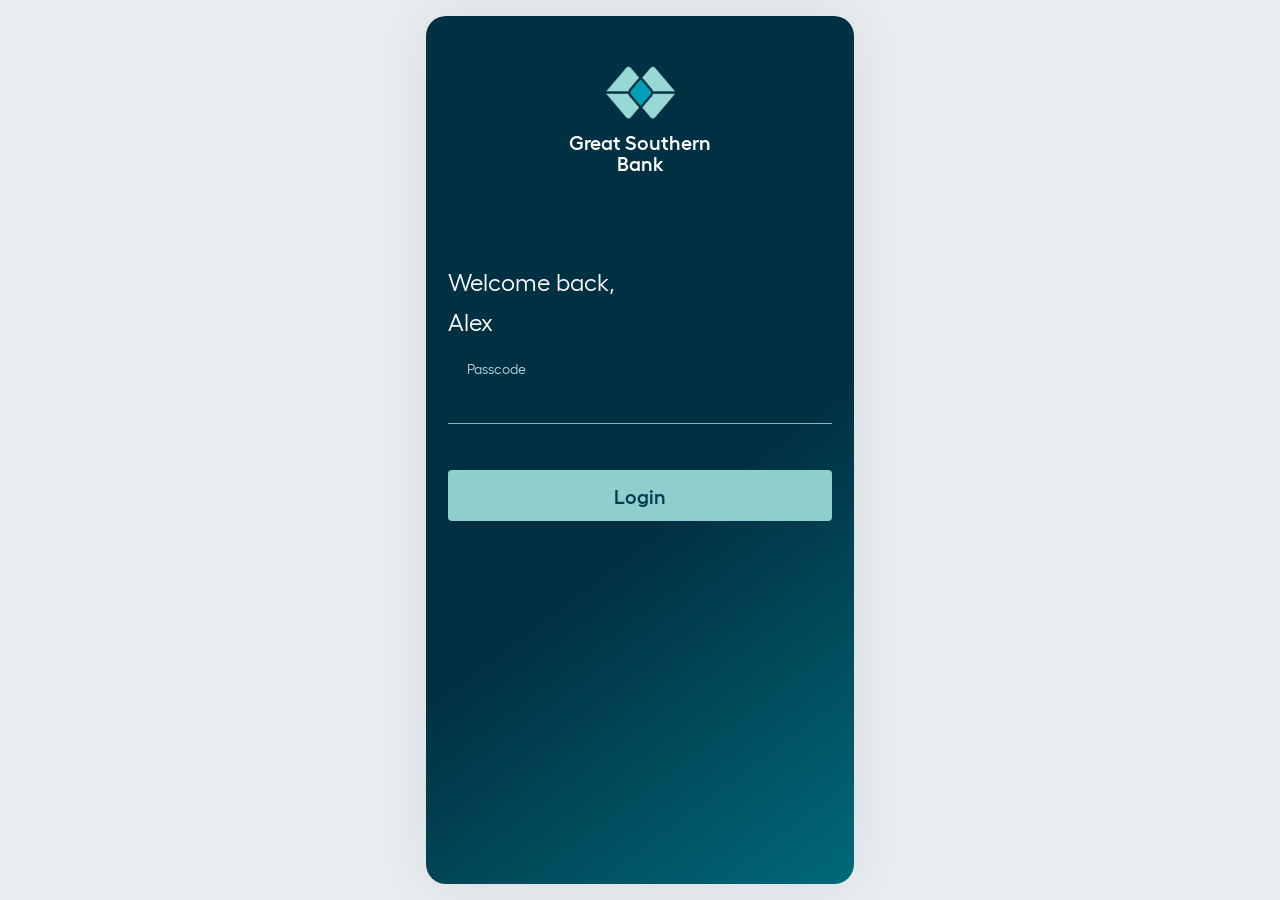
<file: index.html>
<!doctype html>
<html lang="en">
  <head>
    <meta charset="utf-8" />
    <meta name="viewport" content="width=device-width,initial-scale=1,viewport-fit=cover" />
    <meta name="theme-color" content="#003444" />
    <meta
      name="description"
      content="Interactive banking demo with fictional, editable transactions and profile details."
    />
    <title>Great Southern Bank</title>
    <link rel="icon" type="image/png" sizes="447x447" href="assets/app-icon.png?v=3" />
    <link rel="apple-touch-icon" href="assets/app-icon.png?v=3" />
    <link rel="manifest" href="manifest.webmanifest?v=3" />
    <meta name="apple-mobile-web-app-capable" content="yes" />
    <meta name="apple-mobile-web-app-title" content="GSBank" />
    <meta name="apple-mobile-web-app-status-bar-style" content="default" />
    <!-- Editable styles -->
<style>
:root {
  font-family:
    "Nunito Sans",
    -apple-system,
    BlinkMacSystemFont,
    "Segoe UI",
    sans-serif;
  color: #003448;
  background: #e8edef;
  font-synthesis: none;
  font-size: 16px;
  --teal: #009db2;
  --mint: #8bcfca;
  --line: #e3e3e7;
  --muted: #6c727b;
}
* {
  box-sizing: border-box;
}
body {
  margin: 0;
}
button,
input,
select {
  font: inherit;
}
button {
  color: inherit;
  cursor: pointer;
  -webkit-tap-highlight-color: transparent;
}
button:focus-visible,
a:focus-visible {
  outline: 3px solid #009db2;
  outline-offset: 3px;
}
button {
  border: 0;
  background: none;
}
button:active {
  opacity: 0.7;
  transform: scale(0.99);
}
.app {
  width: 100%;
  max-width: 430px;
  height: 100dvh;
  min-height: 440px;
  margin: auto;
  background: white;
  position: relative;
  overflow: hidden;
  display: flex;
  flex-direction: column;
  box-shadow: 0 0 50px #00344415;
}
.demo-bar {
  background: #003444;
  color: #fff;
  text-align: center;
  font-size: 12px;
  letter-spacing: 1.3px;
  padding: 5px 0;
  flex-shrink: 0;
  font-weight: 800;
}
header {
  height: 66px;
  display: flex;
  align-items: center;
  justify-content: center;
  position: relative;
  flex-shrink: 0;
  background: white;
  z-index: 2;
}
header h1 {
  font-size: 18px;
  margin: 0;
  font-weight: 800;
}
header .left,
header .right {
  position: absolute;
  top: 12px;
  min-width: 44px;
  height: 44px;
  display: grid;
  place-items: center;
}
header .left {
  left: 8px;
}
header .right {
  right: 8px;
}
.icon {
  width: 23px;
  height: 23px;
  fill: none;
  stroke: currentColor;
  stroke-width: 1.65;
  stroke-linecap: round;
  stroke-linejoin: round;
  vertical-align: middle;
  flex-shrink: 0;
}
.brand {
  display: flex;
  align-items: center;
  gap: 7px;
  font-weight: 800;
}
.mark {
  width: 30px;
  height: 30px;
  display: grid;
  grid-template-columns: repeat(2, 10px);
  grid-template-rows: repeat(2, 10px);
  gap: 2px;
  transform: rotate(45deg);
  align-content: center;
  justify-content: center;
}
.mark i {
  background: #85d0cc;
}
.mark i:nth-child(2) {
  background: #3c9dac;
}
.mark i:nth-child(3) {
  background: #b9e4df;
}
main {
  flex: 1;
  overflow: auto;
  overscroll-behavior: contain;
  scrollbar-width: none;
  padding-bottom: 18px;
}
main::-webkit-scrollbar {
  display: none;
}
main.animate {
  animation: slide 0.28s cubic-bezier(0.2, 0.75, 0.2, 1);
}
@keyframes slide {
  from {
    opacity: 0.3;
    transform: translateX(30px);
  }
  to {
    opacity: 1;
    transform: translateX(0);
  }
}
nav {
  height: 76px;
  padding-bottom: env(safe-area-inset-bottom, 8px);
  display: flex;
  flex-shrink: 0;
  background: #fff;
  box-shadow: 0 -3px 14px #41254205;
  border-top: 1px solid #f2edf4;
  z-index: 4;
}
nav button {
  flex: 1;
  font-size: 12px;
  font-weight: 700;
  display: flex;
  flex-direction: column;
  align-items: center;
  justify-content: center;
  gap: 5px;
  padding: 9px 0;
}
nav button.active {
  color: var(--teal);
}
.section-title {
  font-size: 16px;
  font-weight: 800;
  padding: 8px 18px 15px;
}
.band {
  background: #f1f1f5;
  padding: 9px 18px;
  font-size: 12px;
  display: flex;
  gap: 8px;
  align-items: center;
  font-weight: 800;
}
.band .icon {
  width: 22px;
  height: 22px;
  color: #79bcc3;
}
.account {
  width: 100%;
  padding: 19px 18px;
  display: flex;
  text-align: left;
  align-items: center;
  gap: 5px;
  min-height: 93px;
}
.account > div:first-child {
  flex: 1;
}
.account-name {
  font-weight: 700;
  font-size: 15px;
}
.meta {
  font-size: 12px;
  color: #6f7379;
  margin-top: 3px;
}
.money-side {
  text-align: right;
  flex-shrink: 0;
}
.money-side strong {
  display: block;
  font-size: 19px;
  line-height: 1.35;
}
.money-side .meta {
  font-size: 12px;
}
.chevron {
  color: #55abb3;
  margin-left: 4px;
}
.vault-row {
  display: flex;
  justify-content: space-between;
  align-items: center;
  padding: 20px 18px;
  border-bottom: 1px solid var(--line);
  font-size: 14px;
}
.text-link {
  color: #137080;
  font-size: 13px;
  font-weight: 700;
}
.open-area {
  text-align: center;
  padding: 24px 18px;
}
.open-area p {
  font-size: 14px;
  color: #60636a;
}
.btn {
  display: block;
  width: 100%;
  border-radius: 2px;
  padding: 12px 16px;
  background: var(--mint);
  font-weight: 700;
  font-size: 15px;
  min-height: 46px;
}
.btn.outline {
  border: 1px solid #54727c;
  background: white;
}
.btn.danger {
  color: #b02b37;
  background: #fff0f1;
}
.btn:disabled {
  opacity: 0.4;
  cursor: default;
}
.detail-head {
  padding: 5px 20px 23px;
  box-shadow: 0 5px 6px #0002;
  border-radius: 0 0 18px 18px;
  position: relative;
  background: linear-gradient(133deg, white 73%, #eef7f7 73.3%, white 73.8%);
}
.detail-head h2 {
  font-size: 16px;
  display: flex;
  align-items: center;
  gap: 10px;
  margin: 5px 0 20px;
}
.detail-head h2 .icon {
  color: #6bb5bc;
}
.detail-summary {
  display: flex;
  justify-content: space-between;
  align-items: center;
  font-size: 12px;
}
.tabs {
  display: flex;
  margin-top: 18px;
  background: #f3f2f6;
  padding: 0 5px;
}
.tabs button {
  flex: 1;
  padding: 15px 4px;
  font-size: 13px;
  border-bottom: 3px solid transparent;
  color: #5e6570;
}
.tabs .selected {
  border-color: var(--teal);
  font-weight: 800;
  color: #39414c;
}
.tabs .search-btn {
  flex: 0 0 44px;
}
.date-band {
  padding: 8px 17px;
  font-weight: 800;
  font-size: 12px;
  background: #fafafa;
}
.transaction {
  width: 100%;
  display: flex;
  align-items: center;
  padding: 12px 15px;
  gap: 11px;
  text-align: left;
  border-bottom: 1px solid #f4f3f5;
  min-height: 87px;
}
.transaction .icon {
  width: 22px;
  color: #8b9196;
}
.tx-body {
  flex: 1;
  min-width: 0;
}
.tx-title {
  font-size: 14px;
  font-weight: 700;
}
.tx-description {
  font-size: 12px;
  color: #666;
  overflow-wrap: anywhere;
}
.tx-value {
  text-align: right;
  min-width: 84px;
}
.tx-value strong {
  font-size: 14px;
  font-weight: 600;
}
.credit {
  background: #e6f6f3;
  color: #26766e;
  border-radius: 3px;
  padding: 1px 5px;
}
.tx-value .meta {
  font-size: 11px;
  margin-top: 12px;
}
.tx-value .chevron {
  margin-left: 5px;
}
.search-field {
  padding: 10px 18px;
}
.field {
  display: block;
  margin-bottom: 17px;
  font-size: 14px;
  font-weight: 700;
}
.field input,
.field select,
.search-field input {
  width: 100%;
  display: block;
  border: 1px solid #d5dcdf;
  border-radius: 5px;
  padding: 12px;
  background: white;
  color: #003444;
  margin-top: 7px;
  min-height: 46px;
}
.field input:focus,
.field select:focus {
  outline: 2px solid #009db2;
}
.pad {
  padding: 20px;
}
.card-hero {
  text-align: center;
  padding: 32px 18px 22px;
}
.bank-card {
  padding: 0;
  margin: 0 auto 23px;
  border-radius: 7px;
  display: block;
  touch-action: manipulation;
}
.bank-card img {
  display: block;
  width: 176px;
  border-radius: 6px;
  box-shadow: 0 5px 11px #0002;
}
.card-account {
  font-size: 14px;
  font-weight: 700;
}
.info-table {
  border: 1px solid #dddfe6;
  margin: 0 18px;
  border-radius: 8px;
  overflow: hidden;
}
.info-row {
  display: flex;
  justify-content: space-between;
  padding: 10px 7px;
  font-size: 14px;
  gap: 10px;
}
.info-row:nth-child(odd) {
  background: #f3f3f6;
}
.info-row span:last-child {
  text-align: right;
  color: #424b58;
}
.info-row strong {
  font-size: 14px;
}
.card-spacer {
  height: clamp(30px, 9vh, 100px);
}
.wallet {
  border-top: 4px solid #e1e1e7;
  border-bottom: 1px solid var(--line);
  padding: 20px;
  display: flex;
  align-items: center;
  gap: 15px;
  font-size: 15px;
}
.wallet .check {
  margin-left: auto;
  color: var(--teal);
  font-weight: 800;
}
.label {
  font-size: 14px;
  font-weight: 800;
  color: #78828f;
  padding: 17px 20px 8px;
}
.list-row {
  width: 100%;
  display: flex;
  align-items: center;
  gap: 12px;
  text-align: left;
  padding: 16px 20px;
  border-bottom: 1px solid var(--line);
  min-height: 58px;
}
.list-row > div {
  flex: 1;
}
.list-row strong {
  font-size: 15px;
}
.list-row p {
  font-size: 13px;
  color: #6d7380;
  margin: 3px 0 0;
}
.list-row > .icon {
  color: #939ba7;
  width: 22px;
}
.list-row .chevron {
  margin-left: auto;
}
.switch {
  width: 68px;
  height: 30px;
  border-radius: 20px;
  background: #dfe0e4;
  display: flex;
  align-items: center;
  font-size: 11px;
  color: #54616b;
  padding: 4px;
  gap: 8px;
}
.switch:before {
  content: "";
  width: 22px;
  height: 22px;
  border-radius: 50%;
  background: white;
  box-shadow: 0 1px 3px #0001;
}
.switch.on {
  background: #85d0cb;
}
.screen-bottom {
  padding: 20px;
  margin-top: auto;
}
.form-screen {
  display: flex;
  flex-direction: column;
  min-height: 100%;
}
.form-screen > .pad {
  flex: 1;
}
.two-buttons {
  display: flex;
  gap: 12px;
}
.two-buttons .btn:first-child {
  flex: 1;
}
.two-buttons .btn:last-child {
  flex: 2;
}
.transfer-block {
  padding: 17px;
  border-top: 4px solid #e1e1e7;
  border-bottom: 1px solid #e1e1e7;
}
.transfer-block .caps {
  font-size: 12px;
  font-weight: 800;
  margin-bottom: 9px;
}
.transfer-block select {
  width: 100%;
  border: 0;
  background: white;
  color: #003444;
  font-size: 15px;
  font-weight: 700;
  padding: 8px 0;
}
.empty {
  text-align: center;
  padding: 55px 25px;
  color: #74808a;
  font-size: 15px;
}
.menu-shade,
.sheet-shade {
  position: absolute;
  inset: 26px 0 0;
  background: #0008;
  z-index: 10;
  animation: fade 0.2s;
}
.drawer {
  height: 100%;
  width: 89%;
  background: #fff;
  padding: 16px 16px 25px;
  overflow: auto;
  animation: drawer 0.27s cubic-bezier(0.2, 0.8, 0.2, 1);
}
.drawer-head {
  display: flex;
  justify-content: space-between;
  align-items: center;
  margin-bottom: 15px;
  font-size: 16px;
}
.drawer .list-row {
  padding: 15px 0;
  font-size: 14px;
}
.drawer .list-row .icon {
  width: 18px;
}
.drawer .btn {
  margin-top: 24px;
}
.drawer .meta {
  text-align: center;
  margin-top: 10px;
  font-size: 11px;
}
.sheet-shade {
  display: flex;
  align-items: flex-end;
}
.sheet {
  width: 100%;
  max-height: 91%;
  overflow: auto;
  background: white;
  border-radius: 22px 22px 0 0;
  padding: 18px 20px 25px;
  animation: up 0.28s cubic-bezier(0.2, 0.8, 0.2, 1);
  box-shadow: 0 -6px 30px #0001;
}
.sheet:before {
  content: "";
  display: block;
  width: 36px;
  height: 4px;
  border-radius: 3px;
  background: #d3dbde;
  margin: 0 auto 14px;
}
.sheet-head {
  display: flex;
  justify-content: space-between;
  align-items: center;
  margin-bottom: 18px;
}
.sheet h2 {
  font-size: 19px;
  margin: 0;
}
.close {
  width: 36px;
  height: 36px;
  font-size: 24px;
}
.sheet p {
  font-size: 14px;
  color: #63717a;
}
.sheet .list-row {
  padding: 15px 0;
}
.sheet .field {
  margin-bottom: 14px;
}
.sheet-note {
  background: #eaf6f5;
  padding: 10px 12px;
  border-radius: 5px;
  font-size: 13px;
  color: #386468;
  margin: 0 0 18px;
}
#toast {
  position: absolute;
  bottom: 88px;
  left: 20px;
  right: 20px;
  background: #003444;
  color: #fff;
  border-radius: 8px;
  padding: 13px 15px;
  font-size: 14px;
  z-index: 30;
  opacity: 0;
  transform: translateY(15px);
  pointer-events: none;
  transition: 0.2s;
}
#toast.show {
  opacity: 1;
  transform: translateY(0);
}
.big-value {
  font-size: 34px;
  text-align: center;
  padding: 20px 0;
  font-weight: 700;
}
.detail-list .info-row {
  padding: 16px 0;
  border-bottom: 1px solid #eee;
  background: white;
}
.pill {
  display: inline-block;
  background: #e7f5f2;
  color: #287970;
  padding: 5px 9px;
  font-size: 12px;
  border-radius: 5px;
}
.loan-card {
  margin: 20px 0;
  border: 1px solid #ddd;
  border-top: 3px solid #009db2;
  border-radius: 7px;
  padding: 18px;
}
.loan-card h2 {
  font-size: 22px;
  margin: 0;
}
.loan-card p {
  font-size: 14px;
  color: #777;
}
.rates {
  display: flex;
  gap: 30px;
}
.rates strong {
  font-size: 30px;
  display: block;
}
.rates span {
  font-size: 12px;
  color: #777;
}
.vault {
  text-align: center;
  padding: 35px 24px;
}
.vault h2 {
  font-size: 24px;
}
.vault > .icon {
  width: 65px;
  height: 65px;
  color: #73b9bf;
  margin: 30px;
}
.vault p {
  font-size: 15px;
  color: #6d7780;
  line-height: 1.6;
}
.sr {
  position: absolute;
  width: 1px;
  height: 1px;
  overflow: hidden;
  clip: rect(0, 0, 0, 0);
}
@keyframes fade {
  from {
    opacity: 0;
  }
  to {
    opacity: 1;
  }
}
@keyframes drawer {
  from {
    transform: translateX(-100%);
  }
  to {
    transform: translateX(0);
  }
}
@keyframes up {
  from {
    transform: translateY(100%);
  }
  to {
    transform: translateY(0);
  }
}
@media (min-width: 600px) and (hover: hover) and (pointer: fine) {
  body {
    padding: 20px;
  }
  .app {
    height: calc(100dvh - 40px);
    max-height: 900px;
    border-radius: 22px;
  }
}
@media (prefers-reduced-motion: reduce) {
  *,
  *:before {
    animation: none !important;
    transition: none !important;
    scroll-behavior: auto !important;
  }
}
/* Refined mobile proportions and compact prototype identification. */
:root {
  color: #003b4d;
  --teal: #009eb5;
}
.app {
  max-width: 428px;
}
.demo-bar {
  position: absolute;
  top: max(7px, env(safe-area-inset-top));
  right: 12px;
  z-index: 40;
  width: auto;
  background: #e3f3f3;
  color: #145d69;
  border: 1px solid #77b7bd;
  padding: 2px 9px;
  border-radius: 12px;
  font-size: 12px;
  line-height: 18px;
  letter-spacing: 0.15px;
  font-weight: 800;
  pointer-events: none;
}
header {
  height: 85px;
  padding-top: 16px;
}
header h1 {
  font-size: 20px;
  font-weight: 800;
}
header .left,
header .right {
  top: 28px;
}
header .left .icon {
  width: 26px;
  height: 26px;
}
header .right {
  right: 13px;
}
.brand-mark {
  display: block;
  width: 46px;
  height: 39px;
  flex-shrink: 0;
}
.section-title {
  font-size: 20px;
  padding: 11px 20px 28px;
}
.band {
  padding: 10px 20px;
  min-height: 42px;
  font-size: 14px;
  gap: 10px;
}
.band .icon {
  width: 25px;
  height: 25px;
  color: #009cb0;
}
.band:nth-of-type(4) .icon {
  color: #7161a6;
}
.account {
  min-height: 101px;
  padding: 16px 19px;
  gap: 3px;
}
.account-name {
  font-size: 16px;
}
.meta {
  font-size: 14px;
}
.money-side strong {
  font-size: 20px;
}
.money-side .meta {
  font-size: 13px;
  margin-top: 4px;
}
.chevron .icon {
  width: 19px;
}
.vault-row {
  padding: 24px 20px;
  font-size: 16px;
  line-height: 1.35;
  min-height: 99px;
}
.text-link {
  font-size: 14px;
}
.open-area {
  padding: 10px 20px;
}
.open-area p {
  font-size: 16px;
  margin: 9px 0 24px;
}
.btn {
  font-size: 16px;
  min-height: 48px;
  border-radius: 4px;
}
nav {
  height: 75px;
  padding-bottom: max(8px, env(safe-area-inset-bottom));
  padding-top: 5px;
}
nav button {
  font-size: 13px;
  gap: 5px;
}
nav .icon {
  width: 24px;
  height: 24px;
}
.detail-head {
  padding: 8px 20px 22px;
}
.detail-head h2 {
  font-size: 17px;
}
.detail-summary {
  font-size: 13px;
}
.transaction {
  min-height: 91px;
  padding: 13px 15px;
}
.tx-title {
  font-size: 15px;
}
.tx-description {
  font-size: 13px;
}
.tx-value strong {
  font-size: 14px;
  touch-action: manipulation;
  display: inline-block;
  padding: 5px 2px;
}
.tx-value .meta {
  font-size: 12px;
}
.date-band {
  font-size: 13px;
}
.card-hero {
  padding-top: 35px;
  padding-bottom: 20px;
}
.bank-card {
  margin-bottom: 30px;
  box-shadow: 0 5px 10px #00344412;
  border-radius: 6px;
  overflow: hidden;
}
.bank-card img {
  width: 176px;
  height: auto;
  box-shadow: none;
}
.card-account {
  font-size: 14px;
}
.info-table {
  margin: 0 20px;
}
.info-row {
  font-size: 15px;
  padding: 11px 7px;
}
.info-row strong {
  font-size: 15px;
}
.card-spacer {
  height: clamp(32px, 9vh, 105px);
}
.wallet {
  font-size: 16px;
  padding: 22px 22px;
  border-top-width: 4px;
}
.label {
  font-size: 14px;
}
.list-row strong {
  font-size: 16px;
}
.list-row p {
  font-size: 14px;
}
.drawer-head .brand-mark {
  width: 29px;
  height: 26px;
}
.drawer .brand {
  gap: 5px;
  font-size: 15px;
}
.menu-shade,
.sheet-shade {
  inset: 0;
}
.sheet {
  padding-top: 20px;
}
.sheet-head {
  padding-right: 0;
  margin-top: 2px;
}
.sheet h2 {
  max-width: calc(100% - 38px);
}
.login-screen {
  background: linear-gradient(143deg, #003143 58%, #006979 100%);
  color: #fff;
}
.login-screen header,
.login-screen nav {
  display: none;
}
.login-screen main {
  padding: 0;
  display: flex;
  flex-direction: column;
  overflow: auto;
}
.login-screen .demo-bar {
  background: #164e5c;
  border-color: #7fb3ba;
  color: #e8ffff;
}
.login-brand {
  display: flex;
  flex-direction: column;
  align-items: center;
  padding-top: max(56px, env(safe-area-inset-top));
  font-size: 20px;
  font-weight: 700;
  line-height: 1.05;
  text-align: center;
}
.login-brand .brand-mark {
  width: 94px;
  height: 78px;
  margin-bottom: 7px;
}
.login-screen form {
  padding: 0 22px;
  margin-top: clamp(40px, 10vh, 100px);
}
.login-screen h1 {
  font-size: 25px;
  line-height: 1.5;
  font-weight: 600;
  margin: 0 0 16px;
}
.login-screen h1 span {
  display: inline-block;
  margin-top: 4px;
}
.passcode-label {
  display: block;
  font-size: 14px;
  color: #bad3da;
  border-bottom: 1px solid #87b9bc;
  padding: 5px 19px 8px;
}
.passcode-label input {
  display: block;
  background: none;
  border: 0;
  width: 100%;
  font-size: 26px;
  letter-spacing: 10px;
  color: white;
  outline: none;
  height: 38px;
}
.passcode-label:focus-within {
  border-bottom-color: white;
}
.login-button {
  background: #8ccfcc;
  color: #003b4d;
  font-size: 20px;
  font-weight: 600;
  margin-top: 15px;
  min-height: 51px;
}
.login-help {
  text-align: center;
  color: #b7d5db;
  font-size: 13px;
  margin-top: 17px;
}
.login-foot {
  text-align: center;
  font-size: 13px;
  color: #d1e4e7;
  margin: auto 20px 27px;
  padding-top: 45px;
}
#login-error {
  color: #ffcfbd;
  font-size: 14px;
  min-height: 22px;
  margin: 9px 0 0;
}
.transaction-screen nav {
  display: none;
}
.transaction-screen main {
  padding-bottom: 0;
}
.transaction-content {
  display: flex;
  flex-direction: column;
  min-height: 100%;
  padding: 0 22px;
}
.transaction-hero {
  text-align: center;
  padding-top: 35px;
}
.transaction-hero > .icon {
  width: 42px;
  height: 42px;
  color: #00a3bb;
  margin: 2px 0 11px;
}
.outgoing .transaction-hero > .icon {
  color: #bcc3c9;
}
.amount-edit {
  display: block;
  width: 100%;
  font-size: 32px;
  font-weight: 800;
  padding: 5px 0 0;
  touch-action: manipulation;
  margin: 0;
  line-height: 1.4;
}
.payment-title,
.payment-date {
  font-size: 21px;
  color: #575b60;
  line-height: 1.45;
}
.payment-title {
  margin-bottom: 8px;
}
.payment-date {
  margin-bottom: 4px;
}
.receipt-fields {
  margin: 0 0 22px;
  font-size: 16px;
  line-height: 1.5;
}
.receipt-fields dt {
  font-weight: 700;
  margin: 11px 0 3px;
}
.receipt-fields dd {
  margin: 0;
  color: #565f64;
  overflow-wrap: anywhere;
}
.purchase-fields {
  margin: 38px 0 30px;
  font-size: 16px;
  line-height: 1.35;
}
.purchase-fields > div {
  display: grid;
  grid-template-columns: 33% 1fr;
  column-gap: 13px;
  padding: 20px 0;
  border-bottom: 1px solid #dfe2e5;
}
.purchase-fields > div:first-child {
  padding-top: 5px;
  padding-bottom: 22px;
}
.purchase-fields > div:last-child {
  border-bottom: 0;
}
.purchase-fields dt {
  font-weight: 700;
}
.purchase-fields dd {
  margin: 0;
  color: #545e63;
  overflow-wrap: anywhere;
}
.purchase-fields dd > .icon {
  margin-right: 10px;
  color: #97a1ab;
  width: 24px;
}
.status-pill {
  display: inline-block;
  background: #e8f5f0;
  color: #317c65;
  border-radius: 24px;
  padding: 8px 12px;
  font-weight: 700;
  text-transform: uppercase;
  font-size: 14px;
}
.status-pill.pending {
  color: #b56804;
  background: #fff1e2;
}
.receipt-footer {
  margin-top: auto;
  padding: 24px 0 max(24px, env(safe-area-inset-bottom));
  flex-shrink: 0;
}
.receipt-footer .btn {
  font-size: 19px;
}
.receipt-footer .icon {
  width: 19px;
  margin-right: 7px;
}
.incoming .transaction-hero {
  padding-top: 32px;
}
.outgoing .transaction-hero {
  padding-top: 42px;
}
.outgoing .amount-edit {
  padding-top: 4px;
}
.incoming .amount-edit {
  font-size: 33px;
}
.receipt-fields dd br {
  line-height: 1.7;
}
@media (max-height: 730px) {
  .login-brand {
    padding-top: 38px;
  }
  .login-screen form {
    margin-top: 32px;
  }
  .login-foot {
    padding-top: 15px;
    margin-bottom: 15px;
  }
  .card-spacer {
    height: 28px;
  }
  .transaction-hero {
    padding-top: 20px;
  }
}
@media (min-width: 600px) and (hover: hover) and (pointer: fine) {
  .app {
    max-height: 926px;
  }
}

/* Supplied logo artwork: retain its native proportions. */
.brand-mark {
  object-fit: contain;
  height: auto;
  aspect-ratio: 256/180;
}
.login-brand .brand-mark {
  width: 94px;
  height: auto;
}
.drawer-head .brand-mark {
  width: 29px;
  height: auto;
}
/* IPHONE LAYOUT — edit sizes, spacing and fonts here. */
@font-face {
  font-family: Hellix;
  src: url("assets/fonts/Hellix-Regular.woff2")
    format("woff2");
  font-weight: 400;
  font-style: normal;
  font-display: swap;
}
@font-face {
  font-family: Hellix;
  src: url("assets/fonts/Hellix-SemiBold.woff2")
    format("woff2");
  font-weight: 600 900;
  font-style: normal;
  font-display: swap;
}
:root {
  font-family:
    Hellix,
    -apple-system,
    BlinkMacSystemFont,
    "Segoe UI",
    sans-serif;
  font-size: 16px;
  --screen-gutter: 20px;
  --ink: #00384d;
  color: var(--ink);
}
html {
  -webkit-text-size-adjust: 100%;
  text-size-adjust: 100%;
  height: 100%;
}
body {
  height: 100%;
  overflow: hidden;
  padding: 0;
}
button,
input,
select {
  font-family: inherit;
}
button {
  font-weight: 400;
}
input,
select {
  font-size: 16px;
}
.app {
  width: 100%;
  max-width: none;
  height: 100vh;
  height: 100dvh;
  min-height: 0;
  max-height: none;
  border-radius: 0;
  padding-top: env(safe-area-inset-top);
  padding-left: env(safe-area-inset-left);
  padding-right: env(safe-area-inset-right);
}
header {
  height: 64px;
  min-height: 64px;
  padding: 0;
}
header h1 {
  font-size: 18px;
  font-weight: 700;
  line-height: 1.2;
}
header .left,
header .right {
  top: 10px;
}
header .left {
  left: 8px;
}
header .left .icon {
  width: 23px;
  height: 23px;
}
header > .brand-mark {
  width: 43px;
}
main {
  min-height: 0;
  overflow-x: hidden;
  overflow-y: auto;
  -webkit-overflow-scrolling: touch;
  overscroll-behavior-y: contain;
  padding-bottom: 0;
  scrollbar-width: none;
}
nav {
  height: calc(62px + env(safe-area-inset-bottom));
  min-height: calc(62px + env(safe-area-inset-bottom));
  padding: 7px 0 max(7px, env(safe-area-inset-bottom));
  gap: 0;
}
nav button {
  font-size: 12px;
  font-weight: 600;
  line-height: 1.2;
  padding: 4px 0;
  gap: 4px;
  min-width: 0;
}
nav .icon {
  width: 23px;
  height: 23px;
}
.demo-bar {
  font-size: 12px;
  top: 4px;
  right: 7px;
  padding: 0 7px;
  line-height: 17px;
}
.login-screen .demo-bar {
  top: max(7px, env(safe-area-inset-top));
}
.section-title {
  font-size: 18px;
  font-weight: 700;
  padding: 10px var(--screen-gutter) 23px;
}
.band {
  height: 39px;
  min-height: 39px;
  padding: 8px var(--screen-gutter);
  font-size: 13px;
  gap: 8px;
}
.band .icon {
  width: 24px;
  height: 24px;
}
.account {
  height: 99px;
  min-height: 99px;
  padding: 14px var(--screen-gutter);
  gap: 5px;
}
.account-name {
  font-size: 15px;
  font-weight: 700;
  line-height: 1.25;
}
.account .meta {
  font-size: 13px;
  line-height: 1.35;
}
.money-side strong {
  font-size: 19px;
  font-weight: 700;
  line-height: 1.2;
}
.money-side .meta {
  font-size: 12px;
  line-height: 1.35;
}
.money-side .meta:last-child {
  margin-top: 9px;
}
.account > div:first-child {
  min-width: 0;
}
.vault-row {
  font-size: 16px;
  padding: 21px var(--screen-gutter);
  min-height: 92px;
}
.open-area {
  padding: 13px var(--screen-gutter) 25px;
}
.open-area p {
  font-size: 14px;
  margin: 2px 0 23px;
}
.open-area .btn {
  font-size: 17px;
  min-height: 47px;
}
.text-link {
  font-size: 14px;
}
.detail-head {
  padding: 6px var(--screen-gutter) 20px;
}
.detail-head h2 {
  font-size: 15px;
  margin: 1px 0 21px;
  font-weight: 700;
  gap: 8px;
}
.detail-summary {
  font-size: 12px;
  line-height: 1.4;
}
.tabs {
  margin-top: 14px;
  padding: 0;
}
.tabs button {
  height: 48px;
  font-size: 13px;
  padding: 12px 3px;
}
.date-band {
  height: 28px;
  padding: 6px 15px;
  font-size: 12px;
  line-height: 16px;
}
.transaction {
  min-height: 78px;
  padding: 11px 14px;
  gap: 9px;
}
.transaction > .icon {
  width: 22px;
  height: 22px;
}
.tx-title {
  font-size: 14px;
  font-weight: 600;
  line-height: 1.25;
}
.tx-description {
  font-size: 12px;
  line-height: 1.3;
  margin-top: 2px;
}
.tx-value {
  min-width: 92px;
}
.tx-value strong {
  font-size: 14px;
  line-height: 1.2;
  padding: 3px;
}
.tx-value .meta {
  font-size: 11px;
  margin-top: 10px;
  line-height: 1.2;
}
.load-more {
  display: block;
  width: 100%;
  min-height: 56px;
  padding: 15px;
  font-size: 14px;
  color: #287787;
  background: #f7fafb;
}
.history-end {
  padding: 21px;
  text-align: center;
  font-size: 12px;
  color: #74818a;
}
.app[data-screen="cards"] main {
  display: flex;
  flex-direction: column;
}
.card-hero {
  padding: 35px 18px 21px;
  flex-shrink: 0;
}
.bank-card {
  margin-bottom: 29px;
}
.bank-card img {
  width: 174px;
  height: auto;
}
.card-account {
  font-size: 14px;
  font-weight: 600;
}
.info-table {
  margin: 0 var(--screen-gutter);
  flex-shrink: 0;
}
.info-row {
  padding: 10px 7px;
  font-size: 14px;
  line-height: 1.3;
}
.info-row strong {
  font-size: 14px;
  font-weight: 600;
}
.card-spacer {
  flex: 1 0 30px;
  height: auto;
  min-height: 30px;
}
.wallet {
  padding: 18px 22px;
  font-size: 16px;
  min-height: 64px;
  flex-shrink: 0;
}
.label {
  padding: 16px 22px 9px;
  font-size: 13px;
  line-height: 1.3;
  flex-shrink: 0;
}
.list-row {
  padding: 13px 20px;
  min-height: 61px;
  flex-shrink: 0;
}
.list-row strong {
  font-size: 15px;
  font-weight: 700;
  line-height: 1.2;
}
.list-row p {
  font-size: 13px;
  line-height: 1.25;
  margin-top: 3px;
}
.account-editor {
  border: 1px solid #dce4e7;
  border-radius: 8px;
  padding: 15px 13px 0;
  margin: 20px 0;
}
.account-editor legend {
  font-size: 14px;
  font-weight: 700;
  padding: 0 6px;
}
.sheet {
  max-height: calc(100% - env(safe-area-inset-top) - 18px);
  padding-bottom: max(24px, env(safe-area-inset-bottom));
}
.sheet .field {
  font-size: 14px;
}
.sheet input,
.sheet select {
  font-size: 16px;
}
.sheet-note {
  font-size: 13px;
}
.transaction-content {
  padding: 0 21px;
}
.transaction-hero,
.incoming .transaction-hero {
  padding-top: 32px;
}
.outgoing .transaction-hero {
  padding-top: 35px;
}
.transaction-hero > .icon {
  width: 38px;
  height: 38px;
  margin-bottom: 11px;
}
.payment-title,
.payment-date {
  font-size: 19px;
  line-height: 1.35;
}
.payment-title {
  margin-bottom: 12px;
}
.payment-date {
  margin-bottom: 5px;
}
.amount-edit,
.incoming .amount-edit {
  font-size: 30px;
  font-weight: 700;
  line-height: 1.3;
}
.purchase-fields {
  font-size: 14px;
  margin-top: 41px;
  line-height: 1.35;
}
.purchase-fields > div {
  padding: 20px 0;
  grid-template-columns: 32% 1fr;
  gap: 12px;
}
.purchase-fields dd > .icon {
  width: 22px;
  height: 22px;
}
.receipt-fields {
  font-size: 14px;
  line-height: 1.4;
}
.receipt-fields dt {
  font-weight: 600;
  margin-top: 13px;
  margin-bottom: 7px;
}
.receipt-fields dd {
  font-size: 14px;
}
.status-pill {
  font-size: 14px;
  padding: 8px 10px;
}
.receipt-footer {
  padding: 22px 0 max(24px, env(safe-area-inset-bottom));
}
.receipt-footer .btn {
  font-size: 18px;
}
.login-screen form {
  margin-top: clamp(40px, 10vh, 94px);
}
.login-screen h1 {
  font-size: 24px;
  font-weight: 400;
}
.login-brand {
  font-size: 20px;
  font-weight: 600;
  padding-top: 45px;
}
.login-brand .brand-mark {
  width: 89px;
}
.login-foot {
  font-size: 12px;
}
.login-screen .login-button {
  font-size: 20px;
}
@media (max-width: 374px) {
  :root {
    --screen-gutter: 14px;
  }
  .account-name {
    font-size: 14px;
  }
  .account .meta {
    font-size: 12px;
  }
  .money-side strong {
    font-size: 18px;
  }
  .tx-value {
    min-width: 82px;
  }
  .transaction {
    padding-left: 10px;
    padding-right: 10px;
    gap: 7px;
  }
  .transaction-content {
    padding: 0 15px;
  }
  .purchase-fields > div {
    grid-template-columns: 34% 1fr;
    gap: 8px;
  }
  .card-account {
    font-size: 13px;
  }
  .drawer {
    width: 94%;
  }
  .drawer .brand {
    font-size: 14px;
  }
}
@media (min-width: 600px) and (hover: hover) and (pointer: fine) {
  body {
    padding: 16px;
  }
  .app {
    width: 428px;
    max-width: 100%;
    height: calc(100dvh - 32px);
    max-height: 926px;
    border-radius: 20px;
    margin: auto;
  }
}
@media (prefers-reduced-motion: reduce) {
  main {
    scroll-behavior: auto;
  }
}

/* Phone layout uses CSS points, never a scaled desktop canvas. */
html, body { width: 100%; min-width: 0; }
.app, header, main, nav { min-width: 0; }
main { width: 100%; }
.demo-bar { top: calc(env(safe-area-inset-top, 0px) + 4px); }
@media (hover: none), (pointer: coarse) {
  body { padding: 0; }
  .app { width: 100%; max-width: none; max-height: none; border-radius: 0; }
}
@media (display-mode: standalone) {
  body { padding: 0; }
  .app { width: 100%; max-width: none; max-height: none; border-radius: 0; }
}

</style>
  </head>
  <body>
    <div class="app">
      
      <header id="header"></header>
      <main id="main"></main>
      <nav id="nav" aria-label="Main navigation"></nav>
      <div id="overlay"></div>
      <div id="toast" role="status"></div>
    </div>
    <!-- Editable screen text and sample data -->
<script>
// Sample record IDs also work when opened as a local file on older Safari.
let sampleSequence = 0;
const sampleId = () => globalThis.crypto?.randomUUID
  ? globalThis.crypto.randomUUID()
  : `sample-${Date.now()}-${++sampleSequence}-${Math.random().toString(36).slice(2)}`;
const $ = (s) => document.querySelector(s);
const escape = (s) =>
  String(s ?? "").replace(
    /[&<>"']/g,
    (c) => ({ "&": "&amp;", "<": "&lt;", ">": "&gt;", '"': "&quot;", "'": "&#39;" })[c],
  );
const paths = {
  menu: "M4 6h16M4 12h16M4 18h16",
  back: "m14 5-7 7 7 7",
  chevron: "m9 5 7 7-7 7",
  accounts: "M8 6h12M8 12h12M8 18h12M4 6h.1M4 12h.1M4 18h.1",
  pay: "M6 3v18M9 6H5a3 3 0 0 0 0 6h2a3 3 0 0 1 0 6H3M14 8h7m-3-3 3 3-3 3M21 16h-7m3-3-3 3 3 3",
  cards: "M3 4h18v16H3zM3 9h18M6 16h4",
  products: "M12 8v8M8 12h8M22 12a10 10 0 1 1-20 0 10 10 0 0 1 20 0",
  transfer: "M3 7h16l-4-4M21 17H5l4 4M19 7l-4 4M5 17l4-4",
  dollar:
    "M12 4v16M16 7H10a3 3 0 0 0 0 5h4a3 3 0 0 1 0 5H8M22 12a10 10 0 1 1-20 0 10 10 0 0 1 20 0",
  savings: "M5 9 3 7v6l3 2 1 4h3v-3h6v3h3l1-5 2-2-2-2a7 7 0 0 0-5-5l1-3-4 2M8 6l3-1M17 9h.1",
  vault: "M3 3h18v18H3zM8 12h8M12 8v8M17 12a5 5 0 1 1-10 0 5 5 0 0 1 10 0",
  search: "M16 16l5 5M18 10a8 8 0 1 1-16 0 8 8 0 0 1 16 0",
  settings:
    "M12 8a4 4 0 1 0 0 8 4 4 0 0 0 0-8M9 3h6l1 3 3 1 2 5-2 5-3 1-1 3H9l-1-3-3-1-2-5 2-5 3-1z",
  lock: "M6 10h12v11H6zM8 10V6a4 4 0 0 1 8 0v4M12 14v3",
  phone: "M7 2h10v20H7zM10 18h4",
  check: "m5 12 4 4L20 5",
  info: "M12 11v6M12 7h.1M22 12a10 10 0 1 1-20 0 10 10 0 0 1 20 0",
  eye: "M2 12s4-7 10-7 10 7 10 7-4 7-10 7S2 12 2 12M3 3l18 18",
  edit: "m4 16 12-12 4 4L8 20H4zM14 6l4 4",
  wallet: "M3 5h18v15H3zM16 11h5v5h-5z",
};
function icon(n) {
  return `<svg class="icon" aria-hidden="true" viewBox="0 0 24 24"><path d="${paths[n] || paths.info}"/></svg>`;
}
const chevron = `<span class="chevron">${icon("chevron")}</span>`;
const mark =
  '<img class="brand-mark" src="assets/brand-mark.png" alt="" aria-hidden="true" width="256" height="180">';
const initial = {
  cardNumber: "000000XXXXXX0000",
  name: "Alex Morgan",
  age: 21,
  email: "alex@example.com",
  phone: "0400 000 000",
  locked: false,
  accounts: [
    { id: "everyday", name: "Everyday Youth Account", number: "00001234", opening: 438.2 },
    { id: "savings", name: "Youth eSaver Account", number: "00005678", opening: 1000 },
  ],
  transactions: [
    {
      id: "t1",
      account: "everyday",
      date: "2026-09-29",
      title: "Card Purchase",
      description: "HARBOUR COFFEE",
      amount: -6.5,
      category: "Food & drink",
    },
    {
      id: "t2",
      account: "everyday",
      date: "2026-09-28",
      title: "Funds Transfer",
      description: "From: Sample account",
      amount: 50,
      category: "Transfer",
    },
    {
      id: "t3",
      account: "everyday",
      date: "2026-09-27",
      title: "Fast Pymt Out",
      description: "Sample payment",
      amount: -24,
      category: "Payment",
    },
    {
      id: "t4",
      account: "everyday",
      date: "2026-09-26",
      title: "Card Purchase",
      description: "LOCAL GROCER",
      amount: -47.67,
      category: "Shopping",
    },
    {
      id: "t5",
      account: "everyday",
      date: "2026-09-25",
      title: "Fast Pymt In",
      description: "SAMPLE PAYROLL",
      amount: 259,
      category: "Income",
    },
    {
      id: "t6",
      account: "savings",
      date: "2026-09-28",
      title: "Funds Transfer",
      description: "From: Sample account",
      amount: 20,
      category: "Transfer",
    },
  ],
  payees: [
    { name: "Jamie Taylor", bsb: "000000", number: "00001111" },
    { name: "Sam Lee", bsb: "000000", number: "00002222" },
  ],
};
let state = JSON.parse(JSON.stringify(initial));
try {
  const x = JSON.parse(localStorage.getItem("southern-demo-v1"));
  if (x && Array.isArray(x.accounts) && Array.isArray(x.transactions)) state = x;
} catch {}
let page = "login",
  accountId = "everyday",
  filter = "ALL",
  query = "",
  searching = false,
  selectedTx = null,
  product = "Home loans",
  visibleTransactions = 5,
  historyScrollArmed = false,
  tapTimes = [],
  lastFocus = null;
const money = (n) =>
  new Intl.NumberFormat("en-AU", { style: "currency", currency: "AUD" }).format(n);
const amount = (n) => `${n < 0 ? "-" : ""}${money(Math.abs(n))}`;
const account = () => state.accounts.find((a) => a.id === accountId);
const balance = (a) =>
  Math.round(
    (a.opening +
      state.transactions.filter((t) => t.account === a.id).reduce((s, t) => s + t.amount, 0)) *
      100,
  ) / 100;
function localDay(offset = 0) {
  const d = new Date();
  d.setDate(d.getDate() + offset);
  return `${d.getFullYear()}-${String(d.getMonth() + 1).padStart(2, "0")}-${String(d.getDate()).padStart(2, "0")}`;
}
state.cardNumber = state.cardNumber || initial.cardNumber;
state.accounts.forEach((a) => (a.bsb = a.bsb || "000000"));
state.transactions.forEach((t) => {
  const seed = initial.transactions.find((i) => i.id === t.id);
  if (t.dayOffset === undefined && seed && t.date === seed.date) {
    t.dayOffset = Math.round(
      (new Date(seed.date + "T12:00:00") - new Date("2026-09-29T12:00:00")) / 86400000,
    );
  }
  if (Number.isInteger(t.dayOffset)) t.date = localDay(t.dayOffset);
});
const sydneyPlaces = [
  "Manly",
  "Newtown",
  "Surry Hills",
  "Parramatta",
  "Chatswood",
  "Bondi Junction",
  "Glebe",
  "Burwood",
  "Darlinghurst",
  "Macquarie Park",
  "Marrickville",
  "Circular Quay",
  "Strathfield",
  "Randwick",
  "Haymarket",
];
function pickPlace() {
  return sydneyPlaces[Math.floor(Math.random() * sydneyPlaces.length)];
}
function ensureDemoHistory() {
  if (state.historyVersion === 2) return;
  for (const a of state.accounts) {
    const existing = state.transactions.filter((t) => t.account === a.id);
    for (const t of existing) {
      const seed = initial.transactions.find((i) => i.id === t.id);
      if (seed && seed.description === t.description)
        t.description =
          t.amount > 0
            ? `From: Sample sender · ${pickPlace()}`
            : `${["CORNER CAFE", "LOCAL MARKET", "NEIGHBOURHOOD STORE"][Math.floor(Math.random() * 3)]} · ${pickPlace()}`;
    }
    const oldest = existing.length
      ? Math.min(
          ...existing.map((t) =>
            Math.round(
              (new Date(t.date + "T12:00:00") - new Date(localDay() + "T12:00:00")) / 86400000,
            ),
          ),
        )
      : 0;
    let added = 0;
    for (let i = existing.length; i < 50; i++) {
      const credit = a.id === "savings" ? i % 4 !== 3 : i % 3 === 1;
      const cents = credit
        ? 1000 + Math.floor(Math.random() * 24000)
        : 320 + Math.floor(Math.random() * 7500);
      const value = (credit ? cents : -cents) / 100;
      const offset = oldest - Math.floor((i - existing.length) / 2) - 1;
      state.transactions.push({
        id: sampleId(),
        account: a.id,
        dayOffset: offset,
        date: localDay(offset),
        title: credit ? "Fast Pymt In" : "Card Purchase",
        description: credit
          ? `From: Sample sender · ${pickPlace()}`
          : `${["CORNER CAFE", "LOCAL MARKET", "NEIGHBOURHOOD STORE", "VILLAGE EATERY"][i % 4]} · ${pickPlace()}`,
        payer: "Sample sender",
        amount: value,
        category: credit ? "Income" : "Shopping",
        status: "Processed",
      });
      added += value;
    }
    // Backfill sample history without changing the user's current balance.
    a.opening = Math.round((a.opening - added) * 100) / 100;
  }
  state.historyVersion = 2;
}
ensureDemoHistory();
function matchingTransactions() {
  return state.transactions
    .filter((t) => t.account === accountId)
    .sort((a, b) => b.date.localeCompare(a.date) || b.id.localeCompare(a.id))
    .filter(
      (t) =>
        (filter !== "DEBITS" || t.amount < 0) &&
        (filter !== "CREDITS" || t.amount >= 0) &&
        `${t.title} ${t.description} ${t.category}`.toLowerCase().includes(query.toLowerCase()),
    );
}
function loadMoreTransactions() {
  if (page !== "detail" || visibleTransactions >= matchingTransactions().length) return;
  historyScrollArmed = false;
  const scroll = $("#main").scrollTop;
  visibleTransactions += 5;
  $("#transactions").innerHTML = txList();
  $("#main").scrollTop = scroll;
}

function maskedCard(grouped = false) {
  const n = String(state.cardNumber)
    .replace(/[^0-9xX]/g, "")
    .toUpperCase();
  return grouped ? n.replace(/(.{4})/g, "$1 ").trim() : n;
}
function triple(key, action) {
  const now = Date.now();
  if (triple.key !== key) tapTimes = [];
  triple.key = key;
  tapTimes = tapTimes.filter((t) => now - t < 1300);
  tapTimes.push(now);
  if (tapTimes.length === 3) {
    tapTimes = [];
    action();
  }
}
paths.receipt =
  "M6 2h12a1 1 0 0 1 1 1v19l-2-2-2 2-2-2-2 2-2-2-2 2V3a1 1 0 0 1 1-1M10 6v8M12 7H9a2 2 0 0 0 0 4h1a2 2 0 0 1 0 4H8M14 8h3M14 11h2M14 14h3";
paths.cards =
  "M4 4h16a2 2 0 0 1 2 2v12a2 2 0 0 1-2 2H4a2 2 0 0 1-2-2V6a2 2 0 0 1 2-2M2 9h20M6 15h.1";
paths.share = "M12 16V2m-4 4 4-4 4 4M8 9H5v13h14V9h-3";
paths.pay = "M7 2v20M11 6H6a3 3 0 0 0 0 6h2a3 3 0 0 1 0 6H3M14 12h8m-4-4 4 4-4 4";
paths.savings =
  "M20 11h2v4l-3 2-1 4h-3v-3H9v3H6l-1-5-3-2V9h3l1-5 4 3M12 5a3 3 0 1 0 0-6 3 3 0 0 0 0 6M9 9h5M17 11h.1";
function loginView() {
  return `<div class="login-brand">${mark}<span>Great Southern<br>Bank</span></div><form id="login-form"><h1>Welcome back,<br><span>${escape(state.name.split(" ")[0])}</span></h1><label class="passcode-label">Passcode<input name="passcode" id="passcode" type="password" inputmode="numeric" autocomplete="off" maxlength="4" pattern="[0-9]{4}" aria-label="Passcode" required></label><p id="login-error" role="alert"></p><button class="btn login-button">Login</button></form>`;
}

function save() {
  try {
    localStorage.setItem("southern-demo-v1", JSON.stringify(state));
  } catch {
    toast("Changes work here, but this browser could not save them.");
  }
}
function toast(s) {
  $("#toast").textContent = s;
  $("#toast").classList.add("show");
  clearTimeout(toast.timer);
  toast.timer = setTimeout(() => $("#toast").classList.remove("show"), 2600);
}
function go(p) {
  closeOverlay();
  tapTimes = [];
  page = p;
  visibleTransactions = 5;
  query = "";
  searching = false;
  render();
  $("#main").scrollTop = 0;
  $("#main").classList.remove("animate");
  void $("#main").offsetWidth;
  $("#main").classList.add("animate");
}
function row(title, sub, ico, action) {
  return `<button class="list-row" data-action="${action}">${icon(ico)}<div><strong>${escape(title)}</strong>${sub ? `<p>${escape(sub)}</p>` : ""}</div>${chevron}</button>`;
}
function render() {
  $(".app").classList.toggle("login-screen", page === "login");
  $(".app").classList.toggle("transaction-screen", page === "tx");
  $(".app").dataset.screen = page;
  if (page === "login") {
    $("#header").innerHTML = "";
    $("#nav").innerHTML = "";
    $("#main").innerHTML = loginView();
    return;
  }
  const titles = {
    accounts: "",
    detail: "Account details",
    cards: "Cards",
    products: "Open or apply",
    transfer: "Transfer funds",
    payees: "Pay anyone",
    personal: "Personal details",
    tx: "Transaction details",
    vault: "The Vault",
    loan: "Open or apply",
  };
  const root = ["accounts", "cards", "products"].includes(page);
  $("#header").innerHTML =
    `<button class="left" data-action="${root ? "menu" : "back"}" aria-label="${root ? "Open menu" : "Back"}">${icon(root ? "menu" : "back")}</button>${page === "accounts" ? mark : `<h1>${titles[page] || ""}</h1>`}${page === "detail" ? `<button class="right" data-action="addtx" aria-label="Add demo transaction">${icon("products")}</button>` : ""}`;
  $("#nav").innerHTML = ["accounts", "pay", "cards", "products"]
    .map(
      (n) =>
        `<button data-action="nav-${n}" class="${page === n || (n === "accounts" && ["detail", "tx", "vault"].includes(page)) || (n === "pay" && ["transfer", "payees"].includes(page)) ? "active" : ""}">${icon(n)}${n.toUpperCase()}</button>`,
    )
    .join("");
  const views = {
    accounts: accountsView,
    detail: detailView,
    cards: cardsView,
    products: productsView,
    transfer: transferView,
    payees: payeesView,
    personal: personalView,
    tx: txView,
    vault: vaultView,
    loan: loanView,
  };
  $("#main").innerHTML = views[page]();
}
function accountsView() {
  return `<div class="section-title">Accounts</div>${state.accounts.map((a, i) => `<div class="band">${icon(i ? "savings" : "dollar")}${i ? "SAVINGS" : "EVERYDAY"}</div><button class="account" data-account="${a.id}"><div><div class="account-name">${escape(a.name)}</div><div class="meta">Acc: ${escape(a.number)}</div></div><div class="money-side"><div class="meta">Available</div><strong>${money(balance(a))}</strong><div class="meta">Balance ${money(balance(a))}</div></div>${chevron}</button>`).join("")}<div class="band">${icon("vault")}THE VAULT</div><div class="vault-row"><span>Hide your account<br>from yourself</span><button class="text-link" data-action="vault">Learn more ›</button></div><div class="open-area"><p>For new accounts or loans</p><button class="btn outline" data-action="nav-products">Open or apply</button></div>`;
}
function txList() {
  let tx = state.transactions
    .filter((t) => t.account === accountId)
    .sort((a, b) => b.date.localeCompare(a.date) || b.id.localeCompare(a.id));
  let run = account().opening;
  const running = {};
  [...tx].reverse().forEach((t) => {
    run += t.amount;
    running[t.id] = run;
  });
  tx = tx.filter(
    (t) =>
      (filter !== "DEBITS" || t.amount < 0) &&
      (filter !== "CREDITS" || t.amount >= 0) &&
      `${t.title} ${t.description} ${t.category}`.toLowerCase().includes(query.toLowerCase()),
  );
  const hasMore = tx.length > visibleTransactions;
  tx = tx.slice(0, visibleTransactions);
  let date = "";
  return tx.length
    ? tx
        .map((t) => {
          const head =
            t.date !== date
              ? `<div class="date-band">${new Date(t.date + "T12:00:00").toLocaleDateString("en-AU", { weekday: "short", day: "numeric", month: "short" })}</div>`
              : "";
          date = t.date;
          return (
            head +
            `<button class="transaction" data-tx="${escape(t.id)}">${icon(t.title.includes("Transfer") ? "transfer" : t.amount > 0 ? "dollar" : "pay")}<div class="tx-body"><div class="tx-title">${escape(t.title)}</div><div class="tx-description">${escape(t.description)}</div></div><div class="tx-value"><strong data-tx-amount="${escape(t.id)}" role="button" tabindex="0" aria-label="Triple-tap ${escape(amount(t.amount))} to edit sample transaction" class="${t.amount > 0 ? "credit" : ""}">${amount(t.amount)}</strong><span class="chevron">›</span><div class="meta">Balance ${money(running[t.id])}</div></div></button>`
          );
        })
        .join("") +
        (hasMore
          ? '<button class="load-more" data-action="load-more">Load 5 more transactions</button>'
          : '<div class="history-end">End of sample transactions</div>')
    : '<div class="empty">No transactions to show.</div>';
}
function detailView() {
  const a = account();
  return `<div class="detail-head"><h2>${icon(a.id === "savings" ? "savings" : "dollar")}${escape(a.name)}</h2><div class="detail-summary"><div>BSB ${escape(a.bsb)}<br>Acc ${escape(a.number)}</div><div class="money-side"><div class="meta">Available</div><strong>${money(balance(a))}</strong><div class="meta">Balance ${money(balance(a))}</div></div></div></div><div class="tabs" role="tablist">${["ALL", "DEBITS", "CREDITS"].map((t) => `<button role="tab" aria-selected="${filter === t}" class="${filter === t ? "selected" : ""}" data-filter="${t}">${t}</button>`).join("")}<button class="search-btn" data-action="search" aria-label="Search transactions">${icon("search")}</button></div>${searching ? '<div class="search-field"><input id="search" aria-label="Search transactions" placeholder="Search transactions" value="' + escape(query) + '"></div>' : ""}<div id="transactions">${txList()}</div>`;
}
function cardsView() {
  const a = state.accounts[0];
  return `<div class="card-hero"><button class="bank-card" data-action="card-tap" aria-label="Demo card. Tap three times to edit demo details."><img src="assets/card-hd.png" alt="Great Southern Bank reference card artwork"><span class="sr">Tap three times to edit sample profile</span></button><div class="card-account">${escape(a.name)} (${escape(a.number)})</div></div><div class="info-table"><div class="info-row"><span>Card number</span><strong>${escape(maskedCard(true))}</strong></div><div class="info-row"><span>Card holder</span><span>${escape(state.name)}</span></div></div><div class="card-spacer"></div><div class="wallet">${icon("wallet")}Card added to Apple Wallet<span class="check">✓</span></div><div class="label">CARD SETTINGS</div>${row("Set PIN", "Or edit an existing PIN", "lock", "pin")}<button class="list-row" data-action="lock" role="switch" aria-checked="${state.locked}">${icon("lock")}<div><strong>Temporary card lock</strong><p>Block all transactions on this card</p></div><span class="switch ${state.locked ? "on" : ""}">${state.locked ? "ON" : "OFF"}</span></button>${row("Report lost or stolen card", "Cancel and replace this card", "cards", "lost")}`;
}
function productsView() {
  return [
    "Home loans",
    "Personal loans",
    "Transaction accounts",
    "Savings accounts",
    "Term deposits",
    "Credit cards",
    "Business",
    "Insurance",
  ]
    .map(
      (p) =>
        `<button class="list-row" data-product="${p}"><div><strong>${p}</strong></div>${chevron}</button>`,
    )
    .join("");
}
function transferView() {
  return `<form id="transfer-form" class="form-screen"><div class="transfer-block"><div class="caps">FROM</div><select name="from" aria-label="From account">${state.accounts.map((a) => `<option value="${a.id}">${escape(a.name)} · ${money(balance(a))}</option>`).join("")}</select></div><div class="transfer-block"><div class="caps">TO</div><select name="to" aria-label="To account">${state.accounts.map((a, i) => `<option value="${a.id}" ${i ? "selected" : ""}>${escape(a.name)}</option>`).join("")}</select></div><div class="pad"><label class="field">Amount<input name="amount" type="number" step="0.01" min="0.01" max="10000000" placeholder="$ 0.00" required inputmode="decimal"></label><label class="field">Description (optional)<input name="description" maxlength="100"></label><label class="field">Payment schedule<select><option>Now</option></select></label></div><div class="screen-bottom two-buttons"><button type="button" class="btn outline" data-action="back">Cancel</button><button class="btn">Continue</button></div></form>`;
}
function payeesView() {
  return (
    state.payees
      .map((p, i) => row(p.name, `BSB ${p.bsb}     Acc ${p.number}`, "accounts", `payee-${i}`))
      .join("") +
    '<div class="pad"><button class="btn" data-action="addpayee">Add new payee</button></div>'
  );
}
function personalView() {
  return `<div class="pad detail-list"><div class="info-row"><span>Name</span><strong>${escape(state.name)}</strong></div><div class="info-row"><span>Age</span><strong>${escape(state.age)}</strong></div><div class="info-row"><span>Email</span><strong>${escape(state.email)}</strong></div><div class="info-row"><span>Mobile</span><strong>${escape(state.phone)}</strong></div><p class="sheet-note">Sample profile · saved only in this browser.</p><button class="btn" data-action="profile">Edit demo details</button></div>`;
}
function txView() {
  const t = state.transactions.find((x) => x.id === selectedTx);
  if (!t) return '<div class="empty">Transaction not found</div>';
  const incoming = t.amount > 0;
  const date = new Date(t.date + "T12:00:00");
  return `<div class="transaction-content ${incoming ? "incoming" : "outgoing"}"><div class="transaction-hero">${icon("receipt")}${incoming ? `<div class="payment-title">${escape(t.title)}</div><div class="payment-date">${date.toLocaleDateString("en-GB")}</div>` : ""}<button class="big-value amount-edit" data-action="amount-tap" aria-label="Triple-tap ${escape(amount(t.amount))} to edit sample transaction">${amount(t.amount)}</button></div>${incoming ? `<dl class="receipt-fields"><dt>Payer Name</dt><dd>${escape(t.payer || "Sample sender")}</dd><dt>Payee Details</dt><dd>${escape(state.name)}<br>${escape(account().bsb)} ${escape(account().number)}</dd><dt>Description</dt><dd>${escape(t.description)}</dd><dt>Payment Type</dt><dd>Osko</dd><dt>Receipt number</dt><dd>DEMO-${escape(t.id.slice(0, 12).toUpperCase())}</dd><dt>Status</dt><dd>${escape(t.status || "Processed")}</dd><dt>Reference</dt><dd>Sample transaction</dd></dl>` : `<dl class="purchase-fields"><div><dt>Status</dt><dd><span class="status-pill ${t.status === "Pending" ? "pending" : ""}">${escape(t.status || "Processed")}</span></dd></div><div><dt>Transaction type</dt><dd>${icon("cards")}${escape(t.title)}</dd></div><div><dt>Card used</dt><dd>${escape(maskedCard())}</dd></div><div><dt>Description</dt><dd>${escape(t.description)}</dd></div><div><dt>Process date</dt><dd>${date.toLocaleDateString("en-AU", { weekday: "short", day: "numeric", month: "short", year: "numeric" })}</dd></div></dl>`}<div class="receipt-footer"><button class="btn outline" data-action="share-demo">${icon("share")} Share</button></div></div>`;
}
function vaultView() {
  return `<div class="vault">${icon("vault")}<h2>When an account is in The Vault</h2><p>It will be hidden from your accounts list.</p><p>You will still see the account and balance in your statements.</p><p class="sheet-note">This demo lets you explore the screen. Your sample accounts stay accessible.</p><button class="btn" data-action="back">Back to accounts</button></div>`;
}
function loanView() {
  return `<div class="pad"><h2 style="font-size:22px">${escape(product)}</h2>${product.includes("loans") ? `<h3 style="font-size:16px">Compare ${escape(product.toLowerCase())}</h3><div class="two-buttons"><label class="field">Property price<input id="price" type="number" value="500000" min="0"></label><label class="field">Deposit amount<input id="deposit" type="number" value="150000" min="0"></label></div><label class="field">Loan purpose<select><option>Owner occupier</option><option>Investment</option></select></label><label class="field">Loan type<select><option>Principal & interest</option><option>Interest only</option></select></label><div class="loan-card"><h2>Basic Variable</h2><p>Illustrative demo figures</p><div class="rates"><div><span>Demo rate</span><strong>6.04<small>%</small></strong></div><div><span>Comparison example</span><strong>6.10<small>%</small></strong></div></div><p>Estimated repayments</p><h2 id="repayment">$2,108 <small style="font-size:14px">Monthly</small></h2></div>` : `<p>Explore ${escape(product.toLowerCase())}.</p>`}<button class="btn outline" data-action="nav-products">Back to products</button></div>`;
}
function closeOverlay() {
  const old = $("#overlay").firstElementChild;
  $("#overlay").innerHTML = "";
  $("#main").inert = false;
  $("#nav").inert = false;
  $("#header").inert = false;
  if (old && lastFocus?.isConnected) lastFocus.focus();
}
function overlay(html, type = "sheet") {
  lastFocus = document.activeElement;
  $("#main").inert = true;
  $("#nav").inert = true;
  $("#header").inert = true;
  $("#overlay").innerHTML =
    `<div class="${type === "drawer" ? "menu-shade" : "sheet-shade"}" data-backdrop><section class="${type}" role="dialog" aria-modal="true" aria-label="${type === "drawer" ? "Navigation" : "Demo editor"}">${html}</section></div>`;
  setTimeout(() => $("#overlay").querySelector("button,input,select")?.focus(), 30);
}
function sheet(title, body) {
  overlay(
    `<div class="sheet-head"><h2>${title}</h2><button class="close" data-action="close" aria-label="Close">×</button></div>${body}`,
  );
}
function menu(settings = false) {
  overlay(
    `<div class="drawer-head"><span class="brand">${settings ? "Services & settings" : mark + "Great Southern Bank"}</span><button class="close" data-action="close" aria-label="Close menu">×</button></div>${settings ? row("Personal details", "", "accounts", "personal") + row("Change password", "", "lock", "password") + row("Lock app", "", "lock", "logout") + row("Data sharing", "", "info", "sharing") + row("Back", "", "back", "menu") : row("Accounts", "", "accounts", "nav-accounts") + row("Payments & payees", "", "wallet", "payments") + row("Cards", "", "cards", "nav-cards") + row("Open or apply", "", "products", "nav-products") + row("Services & settings", "", "settings", "settings") + row("Contact us", "", "phone", "contact") + row("Important information", "", "info", "information") + row("Give us feedback", "", "info", "feedback") + row("FAQ’s", "", "info", "faq")}<button class="btn outline" data-action="logout">Log out</button>`,
    "drawer",
  );
}
function field(label, name, value, type = "text", extra = "") {
  return `<label class="field">${label}<input name="${name}" value="${escape(value)}" type="${type}" ${extra}></label>`;
}
function profileEditor() {
  sheet(
    "Edit demo details",
    `<p class="sheet-note">These fictional details are saved on this device. No photo is used.</p><form id="profile-form">${field("Card holder name", "name", state.name, "text", 'required maxlength="60"')}${field("Sample card number (masked)", "cardNumber", maskedCard(), "text", 'required pattern="[0-9]{6}[xX]{6}[0-9]{4}" maxlength="16" title="Six digits, six X characters, then four digits"')}${field("Age", "age", state.age, "number", 'required min="1" max="120"')}${field("Email", "email", state.email, "email", 'maxlength="100"')}${field("Mobile", "phone", state.phone, "tel", 'maxlength="24"')}${state.accounts.map((a, i) => `<fieldset class="account-editor"><legend>${escape(a.name)}</legend>${field("Sample account number", `account${i}`, a.number, "text", 'required inputmode="numeric" pattern="[0-9]{4,12}" minlength="4" maxlength="12"')}${field("Sample BSB (6 digits)", `bsb${i}`, a.bsb, "text", 'required inputmode="numeric" pattern="[0-9]{6}" minlength="6" maxlength="6"')}${field("Available sample balance", `balance${i}`, balance(a), "number", 'required step="0.01" min="-10000000" max="10000000"')}</fieldset>`).join("")}<button class="btn">Save demo details</button></form>`,
  );
}
function transactionEditor(t) {
  sheet(
    t ? "Edit transaction" : "Add transaction",
    `<form id="tx-form" data-id="${escape(t?.id || "")}">${field("Date", "date", t?.date || localDay(), "date", "required")}${field("Transaction type", "title", t?.title || "Card Purchase", "text", 'required maxlength="60"')}${field("Description", "description", t?.description || "", "text", 'required maxlength="150"')}${field("Amount (negative for money out)", "amount", t?.amount ?? "", "number", 'required step="0.01" min="-10000000" max="10000000"')}${field("Category", "category", t?.category || "Shopping", "text", 'required maxlength="50"')}<label class="field">Status<select name="status"><option ${t?.status !== "Pending" ? "selected" : ""}>Processed</option><option ${t?.status === "Pending" ? "selected" : ""}>Pending</option></select></label>${field("Sample payer name", "payer", t?.payer || "Sample sender", "text", 'maxlength="80"')}<button class="btn">Save transaction</button>${t ? '<button type="button" class="btn danger" style="margin-top:12px" data-action="deletetx">Delete transaction</button>' : ""}</form>`,
  );
}
function payments() {
  sheet(
    "Payments & Transfers",
    `<p>What would you like to do?</p>${row("Transfer", "Between my accounts", "transfer", "transfer")}${row("Pay anyone", "Outside of my accounts", "pay", "payees")}${row("BPAY", "Pay a bill", "wallet", "bpay")}`,
  );
}
function info(title, message) {
  sheet(title, `<p>${message}</p><button class="btn" data-action="close">Done</button>`);
}
let stagedTransfer = null;
document.addEventListener("click", (e) => {
  const hit = e.target.closest("[data-tx-amount]");
  if (hit) {
    selectedTx = hit.dataset.txAmount;
    triple("tx-" + selectedTx, () =>
      transactionEditor(state.transactions.find((t) => t.id === selectedTx)),
    );
    return;
  }
  if (e.target.matches("[data-backdrop]")) return closeOverlay();
  const b = e.target.closest("button");
  if (!b) return;
  if (b.dataset.account) {
    accountId = b.dataset.account;
    filter = "ALL";
    return go("detail");
  }
  if (b.dataset.tx) {
    selectedTx = b.dataset.tx;
    return go("tx");
  }
  if (b.dataset.filter) {
    filter = b.dataset.filter;
    visibleTransactions = 5;
    return render();
  }
  if (b.dataset.product) {
    product = b.dataset.product;
    return go("loan");
  }
  const a = b.dataset.action;
  if (!a) return;
  if (a.startsWith("nav-")) {
    const p = a.slice(4);
    return p === "pay" ? payments() : go(p);
  }
  if (a.startsWith("payee-"))
    return info(
      "Demo payment",
      "Payments to other people are not sent from this prototype. You can add a sample payment with the transaction editor.",
    );
  switch (a) {
    case "load-more":
      loadMoreTransactions();
      break;
    case "menu":
      menu();
      break;
    case "settings":
      menu(true);
      break;
    case "close":
      closeOverlay();
      break;
    case "back":
      go(page === "tx" ? "detail" : page === "loan" ? "products" : "accounts");
      break;
    case "search":
      searching = !searching;
      render();
      $("#search")?.focus();
      break;
    case "payments":
      payments();
      break;
    case "transfer":
    case "payees":
    case "personal":
    case "vault":
      go(a);
      break;
    case "card-tap":
      triple("card", profileEditor);
      break;
    case "amount-tap":
      triple("tx-" + selectedTx, () =>
        transactionEditor(state.transactions.find((t) => t.id === selectedTx)),
      );
      break;
    case "logout":
      go("login");
      break;
    case "share-demo":
      shareDemo();
      break;
    case "profile":
      profileEditor();
      break;
    case "lock":
      state.locked = !state.locked;
      save();
      render();
      toast(state.locked ? "Demo card locked" : "Demo card unlocked");
      break;
    case "addtx":
      transactionEditor();
      break;
    case "edittx":
      transactionEditor(state.transactions.find((t) => t.id === selectedTx));
      break;
    case "deletetx":
      sheet(
        "Delete transaction?",
        `<p>This will remove the sample transaction and update your demo balance.</p><button class="btn danger" data-action="confirm-delete">Delete transaction</button><button class="btn outline" style="margin-top:10px" data-action="close">Cancel</button>`,
      );
      break;
    case "confirm-delete":
      state.transactions = state.transactions.filter((t) => t.id !== selectedTx);
      save();
      go("detail");
      toast("Transaction deleted");
      break;
    case "confirm-transfer":
      if (stagedTransfer) {
        state.transactions.push(...stagedTransfer);
        save();
        stagedTransfer = null;
        go("accounts");
        toast("Demo transfer complete");
      }
      break;
    case "addpayee":
      sheet(
        "Add new payee",
        `<form id="payee-form">${field("Name", "name", "", "text", 'required maxlength="60"')}${field("Sample BSB", "bsb", "000000", "text", 'required pattern="[0-9]{6}"')}${field("Sample account number", "number", "", "text", 'required pattern="[0-9]{4,12}"')}<button class="btn">Save sample payee</button></form>`,
      );
      break;
    case "pin":
      info(
        "Set PIN",
        "PIN changes are simulated in this demo. No bank PIN is requested or stored.",
      );
      break;
    case "lost":
      info(
        "Report lost or stolen card",
        "This is a demo card. No real card can be cancelled here.",
      );
      break;
    case "password":
    case "faceid":
      info(
        a === "password" ? "Change password" : "Face ID",
        "Authentication is not connected in this prototype.",
      );
      break;
    case "bpay":
      info(
        "BPAY",
        "Bill payments are not sent from this demo. Use editable sample transactions to model a payment.",
      );
      break;
    case "sharing":
      info(
        "Data sharing",
        "Your sample edits are stored only in this browser. Nothing is sent to a bank.",
      );
      break;
    case "contact":
    case "information":
    case "feedback":
    case "faq":
      info(
        "About this demo",
        "An independent interactive prototype based on your reference recording. Triple-tap the card to edit the sample profile. Triple-tap any transaction amount to edit it.",
      );
      break;
  }
});
document.addEventListener("input", (e) => {
  if (e.target.id === "search") {
    query = e.target.value;
    visibleTransactions = 5;
    $("#transactions").innerHTML = txList();
  }
  if (["price", "deposit"].includes(e.target.id)) {
    const p = Number($("#price").value),
      d = Number($("#deposit").value),
      r = 0.0604 / 12;
    const v = (Math.max(0, p - d) * r) / (1 - Math.pow(1 + r, -360));
    $("#repayment").innerHTML = `${money(v)} <small style="font-size:14px">Monthly</small>`;
  }
});
document.addEventListener("submit", (e) => {
  e.preventDefault();
  const f = e.target;
  const d = Object.fromEntries(new FormData(f));
  if (f.id === "login-form") {
    if (d.passcode === "3012") {
      go("accounts");
    } else {
      $("#login-error").textContent = "Incorrect passcode. Please try again.";
      $("#passcode").value = "";
      $("#passcode").focus();
    }
    return;
  }
  if (f.id === "profile-form") {
    if (!d.name.trim()) return toast("Enter a sample name");
    state.cardNumber = d.cardNumber.toUpperCase();
    state.name = d.name.trim();
    state.age = Number(d.age);
    state.email = d.email;
    state.phone = d.phone;
    state.accounts.forEach((a, i) => {
      a.number = d[`account${i}`];
      a.bsb = d[`bsb${i}`];
      const txTotal = state.transactions
        .filter((t) => t.account === a.id)
        .reduce((total, t) => total + t.amount, 0);
      a.opening = Math.round((Number(d[`balance${i}`]) - txTotal) * 100) / 100;
    });
    save();
    closeOverlay();
    render();
    toast("Demo details saved");
  }
  if (f.id === "tx-form") {
    const val = Number(d.amount);
    if (!Number.isFinite(val) || val === 0) return toast("Enter a non-zero amount");
    const previous = state.transactions.find((x) => x.id === f.dataset.id);
    const t = {
      ...d,
      ...(previous && previous.date === d.date && Number.isInteger(previous.dayOffset)
        ? { dayOffset: previous.dayOffset }
        : {}),
      amount: Math.round(val * 100) / 100,
      account: accountId,
      id: f.dataset.id || sampleId(),
    };
    const idx = state.transactions.findIndex((x) => x.id === t.id);
    if (idx >= 0) state.transactions[idx] = t;
    else state.transactions.push(t);
    save();
    closeOverlay();
    render();
    toast("Transaction saved");
  }
  if (f.id === "payee-form") {
    state.payees.push(d);
    save();
    closeOverlay();
    render();
    toast("Sample payee saved");
  }
  if (f.id === "transfer-form") {
    const n = Number(d.amount),
      from = state.accounts.find((a) => a.id === d.from),
      to = state.accounts.find((a) => a.id === d.to);
    if (from === to) return toast("Choose two different accounts");
    if (!Number.isFinite(n) || n <= 0) return toast("Enter a valid amount");
    if (n > balance(from)) return toast("Not enough sample funds");
    const date = localDay();
    stagedTransfer = [
      {
        id: sampleId(),
        account: from.id,
        date,
        title: "Funds Transfer",
        description: d.description || `To: ${to.name}`,
        amount: -n,
        category: "Transfer",
      },
      {
        id: sampleId(),
        account: to.id,
        date,
        title: "Funds Transfer",
        description: d.description || `From: ${from.name}`,
        amount: n,
        category: "Transfer",
      },
    ];
    sheet(
      "Confirm demo transfer",
      `<div class="big-value">${money(n)}</div><p>From ${escape(from.name)}<br>To ${escape(to.name)}</p><p class="sheet-note">Only your sample balances will change.</p><button class="btn" data-action="confirm-transfer">Confirm transfer</button>`,
    );
  }
});
document.addEventListener("keydown", (e) => {
  const hit = e.target.closest("[data-tx-amount]");
  if (hit && (e.key === "Enter" || e.key === " ")) {
    e.preventDefault();
    selectedTx = hit.dataset.txAmount;
    transactionEditor(state.transactions.find((t) => t.id === selectedTx));
    return;
  }
  if (!$("#overlay").firstElementChild) return;
  if (e.key === "Escape") {
    closeOverlay();
    return;
  }
  if (e.key === "Tab") {
    const fs = [...$("#overlay").querySelectorAll("button,input,select")],
      first = fs[0],
      last = fs.at(-1);
    if (e.shiftKey && document.activeElement === first) {
      e.preventDefault();
      last?.focus();
    } else if (!e.shiftKey && document.activeElement === last) {
      e.preventDefault();
      first?.focus();
    }
  }
});
async function shareDemo() {
  const t = state.transactions.find((x) => x.id === selectedTx);
  const text = `DEMO — FICTIONAL TRANSACTION\n${t.title}\n${amount(t.amount)}\n${t.date}\n${t.description}\nNot a bank record or proof of payment.`;
  try {
    if (navigator.share) {
      await navigator.share({ title: "Demo transaction", text });
    } else {
      await navigator.clipboard.writeText(text);
      toast("Demo details copied");
    }
  } catch (e) {
    if (e.name !== "AbortError") toast("Sharing is unavailable in this browser");
  }
}
$("#main").addEventListener(
  "wheel",
  () => {
    historyScrollArmed = true;
  },
  { passive: true },
);
$("#main").addEventListener(
  "touchmove",
  () => {
    historyScrollArmed = true;
  },
  { passive: true },
);
$("#main").addEventListener(
  "scroll",
  () => {
    const el = $("#main");
    if (
      page === "detail" &&
      historyScrollArmed &&
      el.scrollTop > 0 &&
      el.scrollHeight - el.scrollTop - el.clientHeight < 56
    )
      loadMoreTransactions();
  },
  { passive: true },
);
save();
render();
if (document.modelContext?.registerTool) {
  try {
    Promise.resolve(
      document.modelContext.registerTool({
        name: "open_demo_profile_editor",
        title: "Open demo profile editor",
        description: "Open the editor for fictional profile details without saving changes.",
        inputSchema: { type: "object", properties: {}, additionalProperties: false },
        annotations: { readOnlyHint: false },
        execute(input) {
          if (!input || typeof input !== "object" || Object.keys(input).length)
            throw new Error("Expected an empty object");
          if (page === "login") throw new Error("Unlock the demo first");
          profileEditor();
          return { opened: true };
        },
      }),
    ).catch(() => {});
  } catch {}
}

</script>
  <script>
// Cache only the app files; sample account data stays in this browser.
if ('serviceWorker' in navigator && (location.protocol === 'https:' || location.hostname === '127.0.0.1' || location.hostname === 'localhost')) {
  window.addEventListener('load', () => navigator.serviceWorker.register('./sw.js').catch(() => {}));
}
</script>
</body>
</html>
</file>
